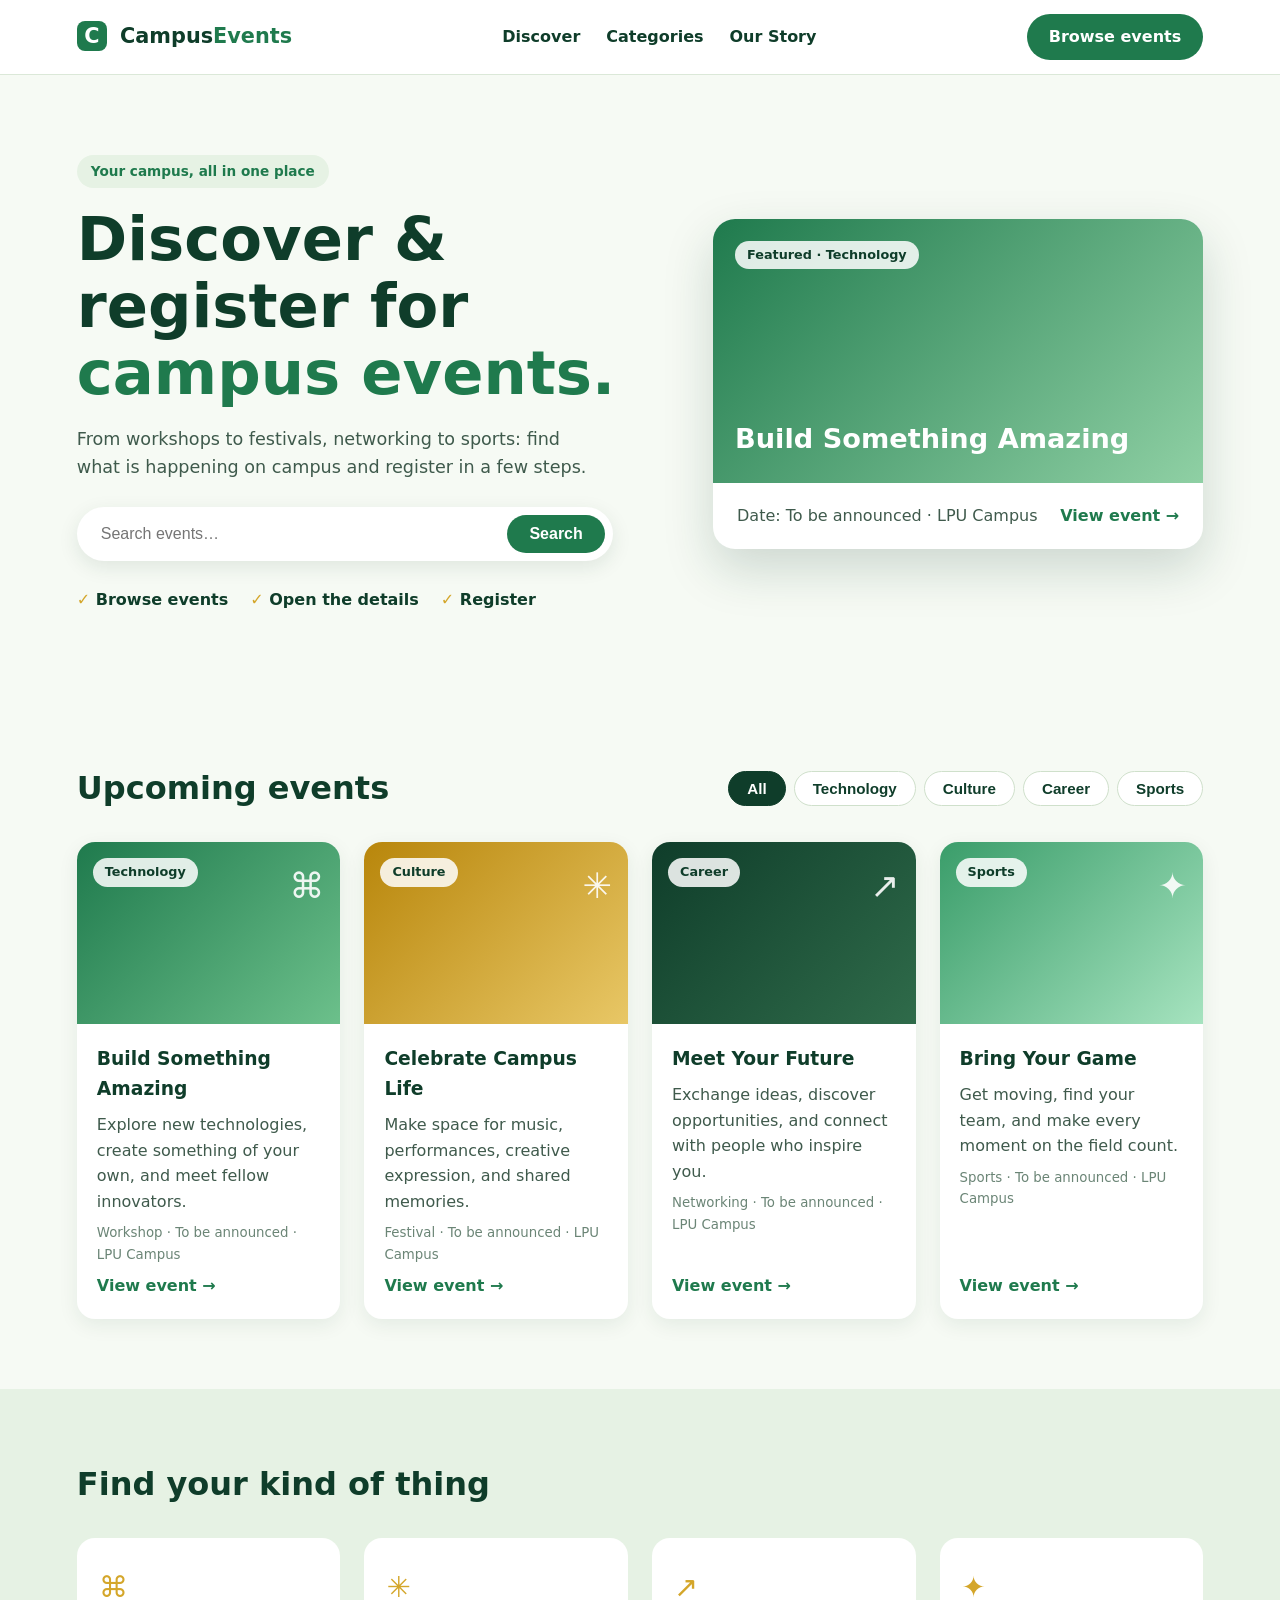
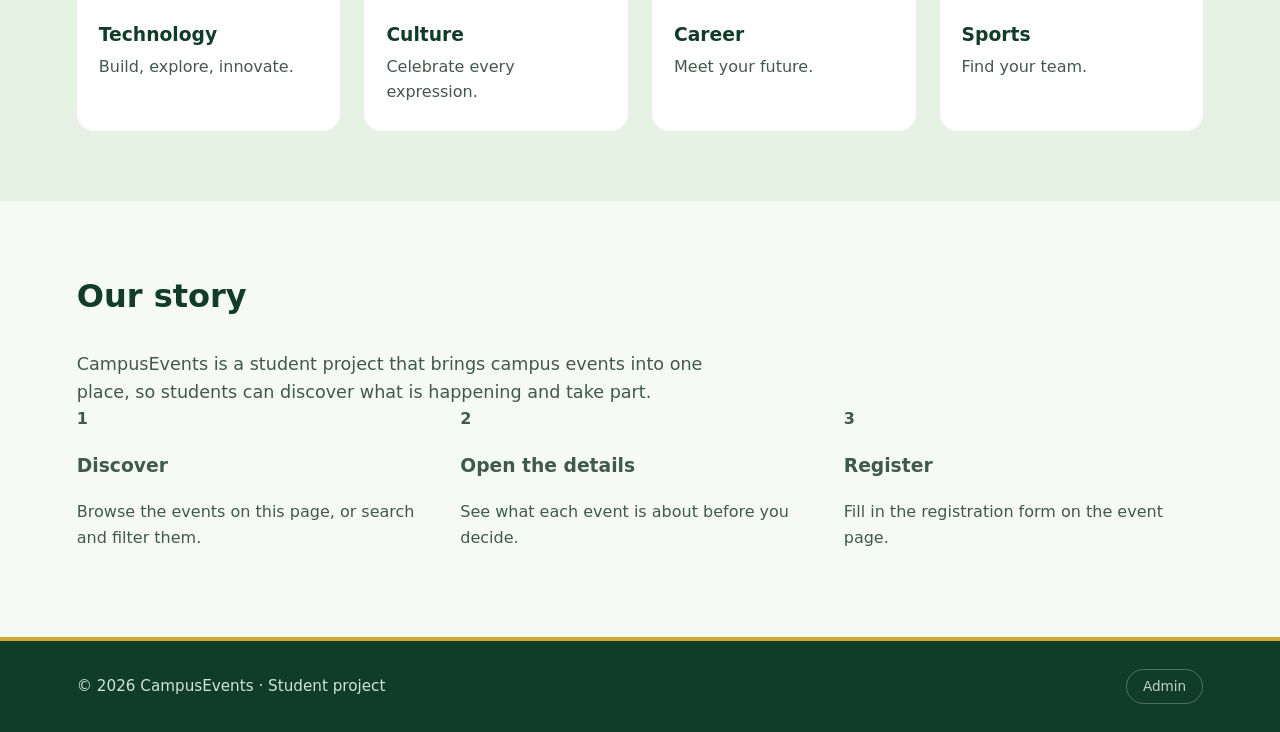
<file: index.html>
<!DOCTYPE html>
<html lang="en">
<head>
  <meta charset="UTF-8">
  <meta name="viewport" content="width=device-width, initial-scale=1.0">
  <title>CampusEvents — Discover campus events</title>
  <link rel="stylesheet" href="css/style.css">
</head>
<body class="home-page">

  <header class="hm-header">
    <a href="index.html" class="hm-logo"><b>C</b> Campus<span>Events</span></a>
    <nav class="hm-nav">
      <a href="#events">Discover</a>
      <a href="#categories">Categories</a>
      <a href="#story">Our Story</a>
    </nav>
    <a href="#events" class="hm-btn">Browse events</a>
  </header>

  <main>
    <!-- HERO -->
    <section class="hm-hero">
      <div class="hm-hero-text">
        <span class="hm-pill">Your campus, all in one place</span>
        <h1>Discover &amp; register for <span>campus events.</span></h1>
        <p>From workshops to festivals, networking to sports: find what is
           happening on campus and register in a few steps.</p>
        <div class="hm-search">
          <input type="text" id="hm-search" placeholder="Search events…">
          <button type="button" id="hm-search-btn" class="hm-btn">Search</button>
        </div>
        <ul class="hm-points">
          <li>Browse events</li>
          <li>Open the details</li>
          <li>Register</li>
        </ul>
      </div>

      <a href="event-details.html?id=event-001" class="hm-featured">
        <div class="hm-featured-top">
          <span class="hm-tag">Featured · Technology</span>
          <h3>Build Something Amazing</h3>
        </div>
        <div class="hm-featured-body">
          <p>Date: To be announced · LPU Campus</p>
          <span class="hm-link">View event →</span>
        </div>
      </a>
    </section>

    <!-- DISCOVER -->
    <section class="hm-section" id="events">
      <div class="hm-heading">
        <h2>Upcoming events</h2>
        <div class="hm-chips">
          <button class="hm-chip active" data-category="all">All</button>
          <button class="hm-chip" data-category="technology">Technology</button>
          <button class="hm-chip" data-category="culture">Culture</button>
          <button class="hm-chip" data-category="career">Career</button>
          <button class="hm-chip" data-category="sports">Sports</button>
        </div>
      </div>

      <div class="hm-grid">
        <article class="hm-event" data-category="technology">
          <div class="hm-event-top hm-tech"><span class="hm-tag">Technology</span><i>⌘</i></div>
          <div class="hm-event-body">
            <h3>Build Something Amazing</h3>
            <p>Explore new technologies, create something of your own, and meet fellow innovators.</p>
            <small>Workshop · To be announced · LPU Campus</small>
            <a href="event-details.html?id=event-001" class="hm-link">View event →</a>
          </div>
        </article>

        <article class="hm-event" data-category="culture">
          <div class="hm-event-top hm-culture"><span class="hm-tag">Culture</span><i>✳</i></div>
          <div class="hm-event-body">
            <h3>Celebrate Campus Life</h3>
            <p>Make space for music, performances, creative expression, and shared memories.</p>
            <small>Festival · To be announced · LPU Campus</small>
            <a href="event-details.html?id=event-002" class="hm-link">View event →</a>
          </div>
        </article>

        <article class="hm-event" data-category="career">
          <div class="hm-event-top hm-career"><span class="hm-tag">Career</span><i>↗</i></div>
          <div class="hm-event-body">
            <h3>Meet Your Future</h3>
            <p>Exchange ideas, discover opportunities, and connect with people who inspire you.</p>
            <small>Networking · To be announced · LPU Campus</small>
            <a href="event-details.html?id=event-003" class="hm-link">View event →</a>
          </div>
        </article>

        <article class="hm-event" data-category="sports">
          <div class="hm-event-top hm-sports"><span class="hm-tag">Sports</span><i>✦</i></div>
          <div class="hm-event-body">
            <h3>Bring Your Game</h3>
            <p>Get moving, find your team, and make every moment on the field count.</p>
            <small>Sports · To be announced · LPU Campus</small>
            <a href="event-details.html?id=event-004" class="hm-link">View event →</a>
          </div>
        </article>
      </div>
      <p id="hm-empty" hidden>No events match your search.</p>
    </section>

    <!-- CATEGORIES -->
    <section class="hm-section hm-soft" id="categories">
      <h2>Find your kind of thing</h2>
      <div class="hm-grid hm-grid-small">
        <a href="event-details.html?id=event-001" class="hm-cat"><i>⌘</i><h3>Technology</h3><p>Build, explore, innovate.</p></a>
        <a href="event-details.html?id=event-002" class="hm-cat"><i>✳</i><h3>Culture</h3><p>Celebrate every expression.</p></a>
        <a href="event-details.html?id=event-003" class="hm-cat"><i>↗</i><h3>Career</h3><p>Meet your future.</p></a>
        <a href="event-details.html?id=event-004" class="hm-cat"><i>✦</i><h3>Sports</h3><p>Find your team.</p></a>
      </div>
    </section>

    <!-- OUR STORY -->
        <!-- OUR STORY -->
    <section class="hm-section" id="story">
      <h2>Our story</h2>
      <p class="hm-story">
        CampusEvents is a student project that brings campus events into one
        place, so students can discover what is happening and take part.
      </p>
      <div class="hm-grid hm-grid-small">
        <div class="hm-step"><b>1</b><h3>Discover</h3><p>Browse the events on this page, or search and filter them.</p></div>
        <div class="hm-step"><b>2</b><h3>Open the details</h3><p>See what each event is about before you decide.</p></div>
        <div class="hm-step"><b>3</b><h3>Register</h3><p>Fill in the registration form on the event page.</p></div>
      </div>
    </section>
  </main>

  <footer class="hm-footer">
    <span>© 2026 CampusEvents · Student project</span>
     <a href="admin.html" class="hm-admin-link">Admin</a>
   </footer>
  <script>
    // Search + category filter: show or hide the event cards
    const cards = document.querySelectorAll(".hm-event");
    const chips = document.querySelectorAll(".hm-chip");
    const searchBox = document.getElementById("hm-search");
    let activeCategory = "all";

    function filterEvents() {
      const text = searchBox.value.toLowerCase();
      let shown = 0;
      cards.forEach(function (card) {
        const categoryOk = activeCategory === "all" || card.dataset.category === activeCategory;
        const textOk = card.textContent.toLowerCase().includes(text);
        card.hidden = !(categoryOk && textOk);
        if (!card.hidden) shown++;
      });
      document.getElementById("hm-empty").hidden = shown > 0;
    }

    chips.forEach(function (chip) {
      chip.addEventListener("click", function () {
        chips.forEach(function (c) { c.classList.remove("active"); });
        chip.classList.add("active");
        activeCategory = chip.dataset.category;
        filterEvents();
      });
    });

    searchBox.addEventListener("input", filterEvents);
    document.getElementById("hm-search-btn").addEventListener("click", filterEvents);
  </script>
</body>
</html>
</file>
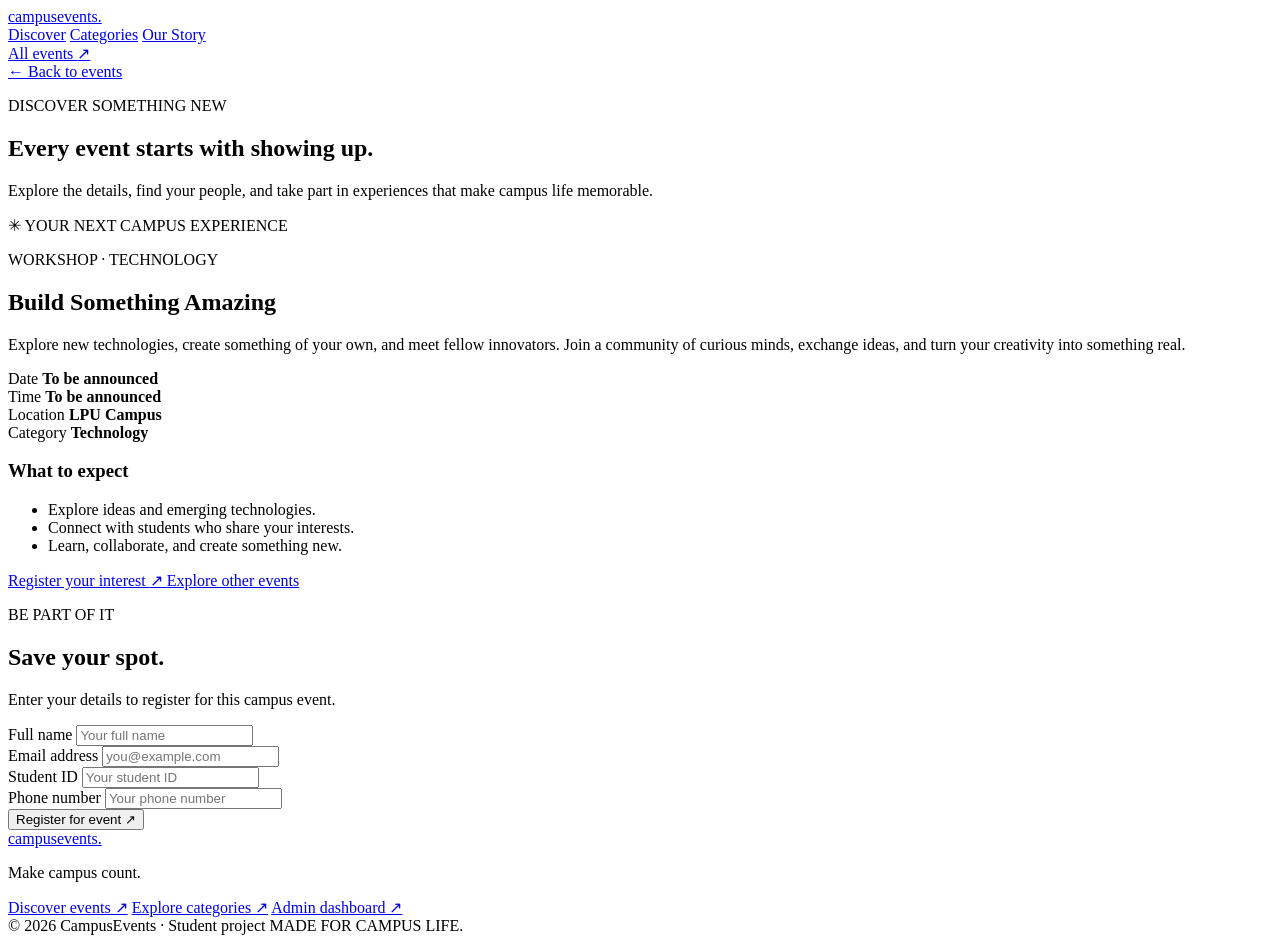
<file: event-details.html>
<!DOCTYPE html>
<html lang="en">
<head>
    <meta charset="UTF-8">
    <meta name="viewport" content="width=device-width, initial-scale=1.0">
    <meta name="theme-color" content="#f8f7f0">
    <meta name="description" content="Discover campus events and find your next experience.">

    <title>Event Details — CampusEvents</title>

    <link rel="stylesheet" href="css/style.css">
</head>

<body class="event-details-page">

    <!-- Navigation -->
    <header class="navbar">
        <a href="index.html" class="logo">
            campus<span>events.</span>
        </a>

        <nav class="nav-links" aria-label="Main navigation">
            <a href="index.html#events">Discover</a>
            <a href="index.html#categories">Categories</a>
            <a href="index.html#about">Our Story</a>
        </nav>

        <a href="index.html#events" class="nav-button">
            All events <span>↗</span>
        </a>
    </header>

    <main>

        <!-- Page Introduction -->
        <section class="event-details-intro">
            <a href="index.html#events" class="text-button">
                ← Back to events
            </a>

            <p class="eyebrow">DISCOVER SOMETHING NEW</p>

            <h1>Every event starts with <span>showing up.</span></h1>

            <p>
                Explore the details, find your people, and take part
                in experiences that make campus life memorable.
            </p>
        </section>

        <!-- Event Details -->
        <section class="event-details-section">

            <div class="event-details-art">
                <span class="event-details-symbol">✳</span>
                <span class="event-details-art-label">
                    YOUR NEXT CAMPUS EXPERIENCE
                </span>
            </div>

            <div class="event-details-content">

               <p class="event-meta" id="event-category">
                    WORKSHOP <span>·</span> TECHNOLOGY
                </p>
                <h2 id="event-title">Build Something Amazing</h2>
                
               <p class="event-details-description" id="event-description">
                    Explore new technologies, create something of your own,
                    and meet fellow innovators. Join a community of curious
                    minds, exchange ideas, and turn your creativity into
                    something real.
                </p>

                <div class="event-details-facts">

                    <div class="event-detail-fact">
                        <span>Date</span>
                        <strong id="event-date">To be announced</strong>
                    </div>

                    <div class="event-detail-fact">
                        <span>Time</span>
                        <strong id="event-time">To be announced</strong>
                    </div>

                    <div class="event-detail-fact">
                        <span>Location</span>
                        <strong id="event-location">LPU Campus</strong>
                    </div>

                    <div class="event-detail-fact">
                        <span>Category</span>
                     <strong id="event-category-value">Technology</strong>
                    </div>

                </div>

                <div class="event-details-highlights">
                    <h3>What to expect</h3>

                    <ul>
                        <li>Explore ideas and emerging technologies.</li>
                        <li>Connect with students who share your interests.</li>
                        <li>Learn, collaborate, and create something new.</li>
                    </ul>
                </div>

                <div class="event-details-actions">
                    <a href="#registration" class="primary-button">
                        Register your interest <span>↗</span>
                    </a>

                    <a href="index.html#events" class="text-button">
                        Explore other events
                    </a>
                </div>

            </div>

        </section>

        <!-- Registration Placeholder -->
        
<section class="event-registration-section" id="registration">

    <p class="eyebrow">BE PART OF IT</p>

    <h2>Save your spot.</h2>

    <p>
        Enter your details to register for this campus event.
    </p>

    <form id="registration-form" class="registration-form">

        <div class="registration-field">
            <label for="student-name">Full name</label>
            <input type="text" id="student-name" name="name"
                   placeholder="Your full name" required>
        </div>

        <div class="registration-field">
            <label for="student-email">Email address</label>
            <input type="email" id="student-email" name="email"
                   placeholder="you@example.com" required>
        </div>

        <div class="registration-field">
            <label for="student-id">Student ID</label>
            <input type="text" id="student-id" name="studentId"
                   placeholder="Your student ID" required>
        </div>
        <div class="registration-field">
            <label for="student-phone">Phone number</label>
    <input
        type="tel"
        id="student-phone"
        name="phone"
        placeholder="Your phone number"
        required
        pattern="[0-9]{10}"
        title="Enter a 10-digit phone number">
</div>

        <button type="submit" class="primary-button">
            Register for event <span>↗</span>
        </button>

    </form>

</section>

    </main>

    <!-- Footer -->
    <footer class="site-footer">

        <div class="footer-main">

            <div>
                <a href="index.html" class="logo">
                    campus<span>events.</span>
                </a>

                <p class="footer-tagline">Make campus count.</p>
            </div>

            <div class="footer-links">
                <a href="index.html#events">Discover events ↗</a>
                <a href="index.html#categories">Explore categories ↗</a>
                <a href="admin.html">Admin dashboard ↗</a>
            </div>

        </div>

        <div class="footer-bottom">
            <span>© 2026 CampusEvents · Student project</span>
            <span>MADE FOR CAMPUS LIFE.</span>
        </div>

    </footer>
<script src="js/main.js"></script>
<script src="js/registration.js"></script>
</body>
</html>
</file>
<file: css/style.css>
/* ===== HOMEPAGE (index.html) — all classes start with hm- ===== */
html { scroll-behavior: smooth; }

.home-page {
  --hm-forest: #0f3d2a;
  --hm-green: #1f7a4d;
  --hm-soft: #e6f2e4;
  --hm-bg: #f6faf4;
  --hm-gold: #d4a62a;
  --hm-text: #3f5a4c;
  margin: 0;
  background: var(--hm-bg);
  color: var(--hm-text);
  font-family: "Segoe UI", system-ui, sans-serif;
  line-height: 1.6;
}
.home-page a { text-decoration: none; }
.home-page section { scroll-margin-top: 80px; } /* sticky header won't hide titles */

/* Header */
.hm-header {
  position: sticky; top: 0; z-index: 10;
  display: flex; justify-content: space-between; align-items: center; flex-wrap: wrap; gap: 12px;
  padding: 14px 6%;
  background: #fff;
  border-bottom: 1px solid #dbe8d8;
}
.hm-logo { font-size: 1.3rem; font-weight: 800; color: var(--hm-forest); }
.hm-logo b {
  display: inline-block; width: 30px; height: 30px; line-height: 30px; text-align: center;
  background: var(--hm-green); color: #fff; border-radius: 8px; margin-right: 6px;
}
.hm-logo span { color: var(--hm-green); }
.hm-nav { display: flex; gap: 26px; }
.hm-nav a { color: var(--hm-forest); font-weight: 600; }
.hm-nav a:hover { color: var(--hm-green); }

/* Button used in several places */
.hm-btn {
  background: var(--hm-green); color: #fff; border: 0; cursor: pointer;
  padding: 10px 22px; border-radius: 999px; font-weight: 700; font-size: 1rem;
}
.hm-btn:hover { background: var(--hm-forest); }

/* Hero: two columns, text left and featured card right */
.hm-hero {
  display: grid; grid-template-columns: 1.2fr 1fr; gap: 48px; align-items: center;
  padding: 80px 6%;
}
.hm-pill {
  display: inline-block; padding: 6px 14px; border-radius: 999px;
  background: var(--hm-soft); color: var(--hm-green); font-weight: 700; font-size: 0.85rem;
}
.hm-hero h1 {
  font-size: clamp(2.2rem, 5vw, 3.8rem); line-height: 1.1; margin: 18px 0;
  color: var(--hm-forest); font-weight: 800;
}
.hm-hero h1 span { color: var(--hm-green); }
.hm-hero-text p { max-width: 520px; font-size: 1.1rem; }

.hm-search {
  display: flex; gap: 8px; max-width: 520px; margin: 26px 0;
  background: #fff; padding: 8px; border-radius: 999px; box-shadow: 0 6px 20px rgba(15, 61, 42, 0.1);
}
.hm-search input { flex: 1; border: 0; outline: 0; padding: 0 16px; font-size: 1rem; background: transparent; }
.hm-points { display: flex; gap: 22px; list-style: none; padding: 0; margin: 0; font-weight: 600; color: var(--hm-forest); }
.hm-points li::before { content: "✓ "; color: var(--hm-gold); }

/* Featured card */
.hm-featured {
  display: block; background: #fff; border-radius: 22px; overflow: hidden;
  box-shadow: 0 20px 50px rgba(15, 61, 42, 0.18); color: var(--hm-text);
}
.hm-featured-top {
  height: 220px; padding: 22px; display: flex; flex-direction: column; justify-content: space-between;
  background: linear-gradient(135deg, var(--hm-green), #8fd0a4); color: #fff;
}
.hm-featured-top h3 { font-size: 1.7rem; margin: 0; }
.hm-featured-body { padding: 20px 24px; display: flex; justify-content: space-between; align-items: center; gap: 12px; flex-wrap: wrap; }
.hm-featured-body p { margin: 0; }

/* Shared small bits */
.hm-tag {
  align-self: flex-start; background: rgba(255, 255, 255, 0.85); color: var(--hm-forest);
  padding: 4px 12px; border-radius: 999px; font-size: 0.8rem; font-weight: 700;
}
.hm-link { color: var(--hm-green); font-weight: 700; }
.hm-link:hover { color: var(--hm-gold); }

/* Sections */
.hm-section { padding: 70px 6%; }
.hm-soft { background: var(--hm-soft); }
.hm-section h2 { color: var(--hm-forest); font-size: 2rem; margin: 0 0 28px; }
.hm-heading { display: flex; justify-content: space-between; align-items: center; flex-wrap: wrap; gap: 14px; margin-bottom: 28px; }
.hm-heading h2 { margin: 0; }

/* Filter chips */
.hm-chips { display: flex; gap: 8px; flex-wrap: wrap; }
.hm-chip {
  border: 1px solid #cfe0cb; background: #fff; color: var(--hm-forest);
  padding: 8px 18px; border-radius: 999px; cursor: pointer; font-weight: 600; font-size: 0.95rem;
}
.hm-chip.active { background: var(--hm-forest); color: #fff; border-color: var(--hm-forest); }

/* Card grid: wraps automatically on smaller screens */
.hm-grid { display: grid; grid-template-columns: repeat(auto-fit, minmax(250px, 1fr)); gap: 24px; }
.hm-grid-small { grid-template-columns: repeat(auto-fit, minmax(200px, 1fr)); }

.hm-event {
  background: #fff; border-radius: 18px; overflow: hidden;
  display: flex; flex-direction: column; box-shadow: 0 6px 20px rgba(15, 61, 42, 0.08);
}
.hm-event[hidden] { display: none; }  /* needed, because display:flex would override "hidden" */
.hm-event-top { height: 150px; padding: 16px; display: flex; justify-content: space-between; align-items: flex-start; color: #fff; }
.hm-event-top i { font-style: normal; font-size: 2.2rem; opacity: 0.9; }
.hm-tech    { background: linear-gradient(135deg, #1f7a4d, #6cc08b); }
.hm-culture { background: linear-gradient(135deg, #b8860b, #e8c766); }
.hm-career  { background: linear-gradient(135deg, #0f3d2a, #2f6b4a); }
.hm-sports  { background: linear-gradient(135deg, #3a9d6a, #a6e3bf); }
.hm-event-body { padding: 20px; display: flex; flex-direction: column; gap: 8px; flex: 1; }
.hm-event-body h3 { margin: 0; color: var(--hm-forest); }
.hm-event-body p { margin: 0; }
.hm-event-body small { color: #6b8576; }
.hm-event-body .hm-link { margin-top: auto; }
#hm-empty { margin-top: 20px; font-weight: 600; }

/* Category cards */
.hm-cat { background: #fff; padding: 26px 22px; border-radius: 18px; color: var(--hm-text); transition: transform 0.2s; }
.hm-cat:hover { transform: translateY(-5px); }
.hm-cat i { font-style: normal; font-size: 1.8rem; color: var(--hm-gold); }
.hm-cat h3 { margin: 10px 0 4px; color: var(--hm-forest); }
.hm-cat p { margin: 0; }

.hm-story { max-width: 640px; font-size: 1.1rem; margin: 0; }

/* Footer */
/* Footer */
.hm-footer {
  background: var(--hm-forest);
  color: #cfe3d6;
  border-top: 4px solid var(--hm-gold);
  padding: 28px 6%;
  display: flex;
  justify-content: space-between;
  align-items: center;
  flex-wrap: wrap;
  gap: 12px;
  font-size: 0.95rem;
}

/* The Admin link: quiet pill button, lights up gold on hover */
.hm-admin-link {
  color: #fff;
  opacity: 0.75;
  padding: 6px 16px;
  border: 1px solid rgba(255, 255, 255, 0.35);
  border-radius: 999px;
  font-size: 0.85rem;
  transition: all 0.2s;
}
.hm-admin-link:hover {
  opacity: 1;
  background: var(--hm-gold);
  border-color: var(--hm-gold);
  color: var(--hm-forest);
}
/* Phones and small screens: stack the hero */
@media (max-width: 800px) {
  .hm-hero { grid-template-columns: 1fr; padding: 50px 6%; }
  .hm-points { flex-wrap: wrap; }
}


/* ADMIN PAGE CSS--
/* ===== ADMIN PAGE (admin.html) — every class starts with ad- ===== */
.admin-page {
  --ad-forest: #0f3d2a;
  --ad-green: #1f7a4d;
  --ad-soft: #e6f2e4;
  --ad-bg: #f6faf4;
  --ad-gold: #d4a62a;
  --ad-text: #3f5a4c;
  --ad-line: #dbe8d8;
  --ad-danger: #b3402f;
  margin: 0;
  background: var(--ad-bg);
  color: var(--ad-text);
  font-family: "Segoe UI", system-ui, sans-serif;
  line-height: 1.6;
}
.admin-page a { text-decoration: none; }

/* Header */
.ad-header {
  position: sticky; top: 0; z-index: 10;
  display: flex; justify-content: space-between; align-items: center; flex-wrap: wrap; gap: 12px;
  padding: 14px 6%; background: #fff; border-bottom: 1px solid var(--ad-line);
}
.ad-logo { font-size: 1.3rem; font-weight: 800; color: var(--ad-forest); }
.ad-logo b {
  display: inline-block; width: 30px; height: 30px; line-height: 30px; text-align: center;
  background: var(--ad-green); color: #fff; border-radius: 8px; margin-right: 6px;
}
.ad-logo span { color: var(--ad-green); }
.ad-nav { display: flex; gap: 26px; }
.ad-nav a { color: var(--ad-forest); font-weight: 600; }
.ad-nav a:hover { color: var(--ad-green); }
.ad-nav .ad-current { color: var(--ad-green); border-bottom: 2px solid var(--ad-gold); }

/* Buttons */
.ad-btn {
  display: inline-block; background: var(--ad-green); color: #fff; border: 2px solid var(--ad-green);
  padding: 10px 24px; border-radius: 999px; font: inherit; font-weight: 700; cursor: pointer;
}
.ad-btn:hover { background: var(--ad-forest); border-color: var(--ad-forest); }
.ad-btn-outline {
  background: transparent; color: var(--ad-green); border: 2px solid var(--ad-green);
  padding: 10px 24px; border-radius: 999px; font: inherit; font-weight: 700; cursor: pointer;
}
.ad-btn-outline:hover { background: var(--ad-soft); }
.ad-link { color: var(--ad-green); font-weight: 700; }
.ad-link:hover { color: var(--ad-gold); }

/* Layout */
.ad-main { max-width: 1100px; margin: 0 auto; padding: 50px 6% 80px; }
.ad-intro { margin-bottom: 36px; }
.ad-pill {
  display: inline-block; padding: 6px 14px; border-radius: 999px;
  background: var(--ad-soft); color: var(--ad-green); font-weight: 700; font-size: 0.85rem;
}
.ad-intro h1 {
  font-size: clamp(2.2rem, 5vw, 3.4rem); line-height: 1.1; margin: 16px 0 12px;
  color: var(--ad-forest); font-weight: 800;
}
.ad-intro h1 span { color: var(--ad-green); }
.ad-intro p { max-width: 560px; font-size: 1.1rem; margin: 0; }

/* Overview cards */
.ad-overview { display: grid; grid-template-columns: repeat(auto-fit, minmax(210px, 1fr)); gap: 20px; margin-bottom: 36px; }
.ad-stat {
  background: #fff; padding: 22px 24px; border-radius: 18px;
  border-top: 4px solid var(--ad-green); box-shadow: 0 6px 20px rgba(15, 61, 42, 0.08);
}
.ad-stat-label { margin: 0; font-size: 0.8rem; text-transform: uppercase; letter-spacing: 1px; font-weight: 700; color: var(--ad-green); }
.ad-stat-value { margin: 4px 0; font-size: 2.4rem; font-weight: 800; line-height: 1.1; color: var(--ad-forest); }
.ad-stat-note { font-size: 0.85rem; color: #6b8576; }

/* Panels */
.ad-panel {
  background: #fff; padding: 32px; border-radius: 22px; margin-bottom: 32px;
  box-shadow: 0 10px 30px rgba(15, 61, 42, 0.08); scroll-margin-top: 90px;
}
.ad-heading { margin-bottom: 24px; }
.ad-heading h2 { margin: 0 0 4px; font-size: 1.7rem; color: var(--ad-forest); }
.ad-heading p { margin: 0; }
.ad-heading-row { display: flex; justify-content: space-between; align-items: flex-end; flex-wrap: wrap; gap: 12px; }

/* Form */
.ad-form-grid { display: grid; grid-template-columns: 1fr 1fr; gap: 20px; }
.ad-full { grid-column: 1 / -1; }
.ad-field label { display: block; margin-bottom: 6px; font-weight: 700; color: var(--ad-forest); }
.ad-field input, .ad-field select, .ad-field textarea {
  width: 100%; box-sizing: border-box; padding: 12px 14px; font: inherit; color: var(--ad-forest);
  background: #fbfdfb; border: 1px solid #cfe0cb; border-radius: 12px;
}
.ad-field input:focus, .ad-field select:focus, .ad-field textarea:focus {
  outline: none; border-color: var(--ad-green); box-shadow: 0 0 0 3px var(--ad-soft);
}
.ad-actions { display: flex; justify-content: flex-end; gap: 12px; flex-wrap: wrap; margin-top: 24px; }

/* Table: scrolls sideways inside its box on phones */
.ad-table-wrap { overflow-x: auto; }
.ad-table { width: 100%; min-width: 640px; border-collapse: collapse; }
.ad-table th {
  text-align: left; padding: 10px 14px; font-size: 0.8rem; text-transform: uppercase;
  letter-spacing: 1px; color: var(--ad-green); border-bottom: 2px solid var(--ad-soft);
}
.ad-table td { padding: 14px; border-bottom: 1px solid var(--ad-line); vertical-align: middle; }
.ad-table tbody tr:hover { background: var(--ad-bg); }
.ad-table strong { display: block; color: var(--ad-forest); }
.ad-sub { display: block; font-size: 0.85rem; color: #6b8576; }
.ad-row-actions { display: flex; gap: 8px; }
.ad-edit, .ad-delete {
  padding: 6px 16px; border-radius: 999px; font: inherit; font-size: 0.85rem; font-weight: 700;
  background: transparent; cursor: pointer;
}
.ad-edit { color: var(--ad-green); border: 1px solid var(--ad-green); }
.ad-edit:hover { background: var(--ad-green); color: #fff; }
.ad-delete { color: var(--ad-danger); border: 1px solid var(--ad-danger); }
.ad-delete:hover { background: var(--ad-danger); color: #fff; }
.ad-note { margin: 20px 0 0; padding: 12px 16px; font-size: 0.9rem; background: var(--ad-soft); border-radius: 12px; }

/* Footer */
.ad-footer {
  display: flex; justify-content: space-between; align-items: center; flex-wrap: wrap; gap: 12px;
  background: var(--ad-forest); color: #cfe3d6; border-top: 4px solid var(--ad-gold); padding: 26px 6%;
}
.ad-footer a { color: #fff; opacity: 0.85; }
.ad-footer a:hover { opacity: 1; color: var(--ad-gold); }

@media (max-width: 700px) {
  .ad-form-grid { grid-template-columns: 1fr; }
  .ad-panel { padding: 22px; }
}
</file>
